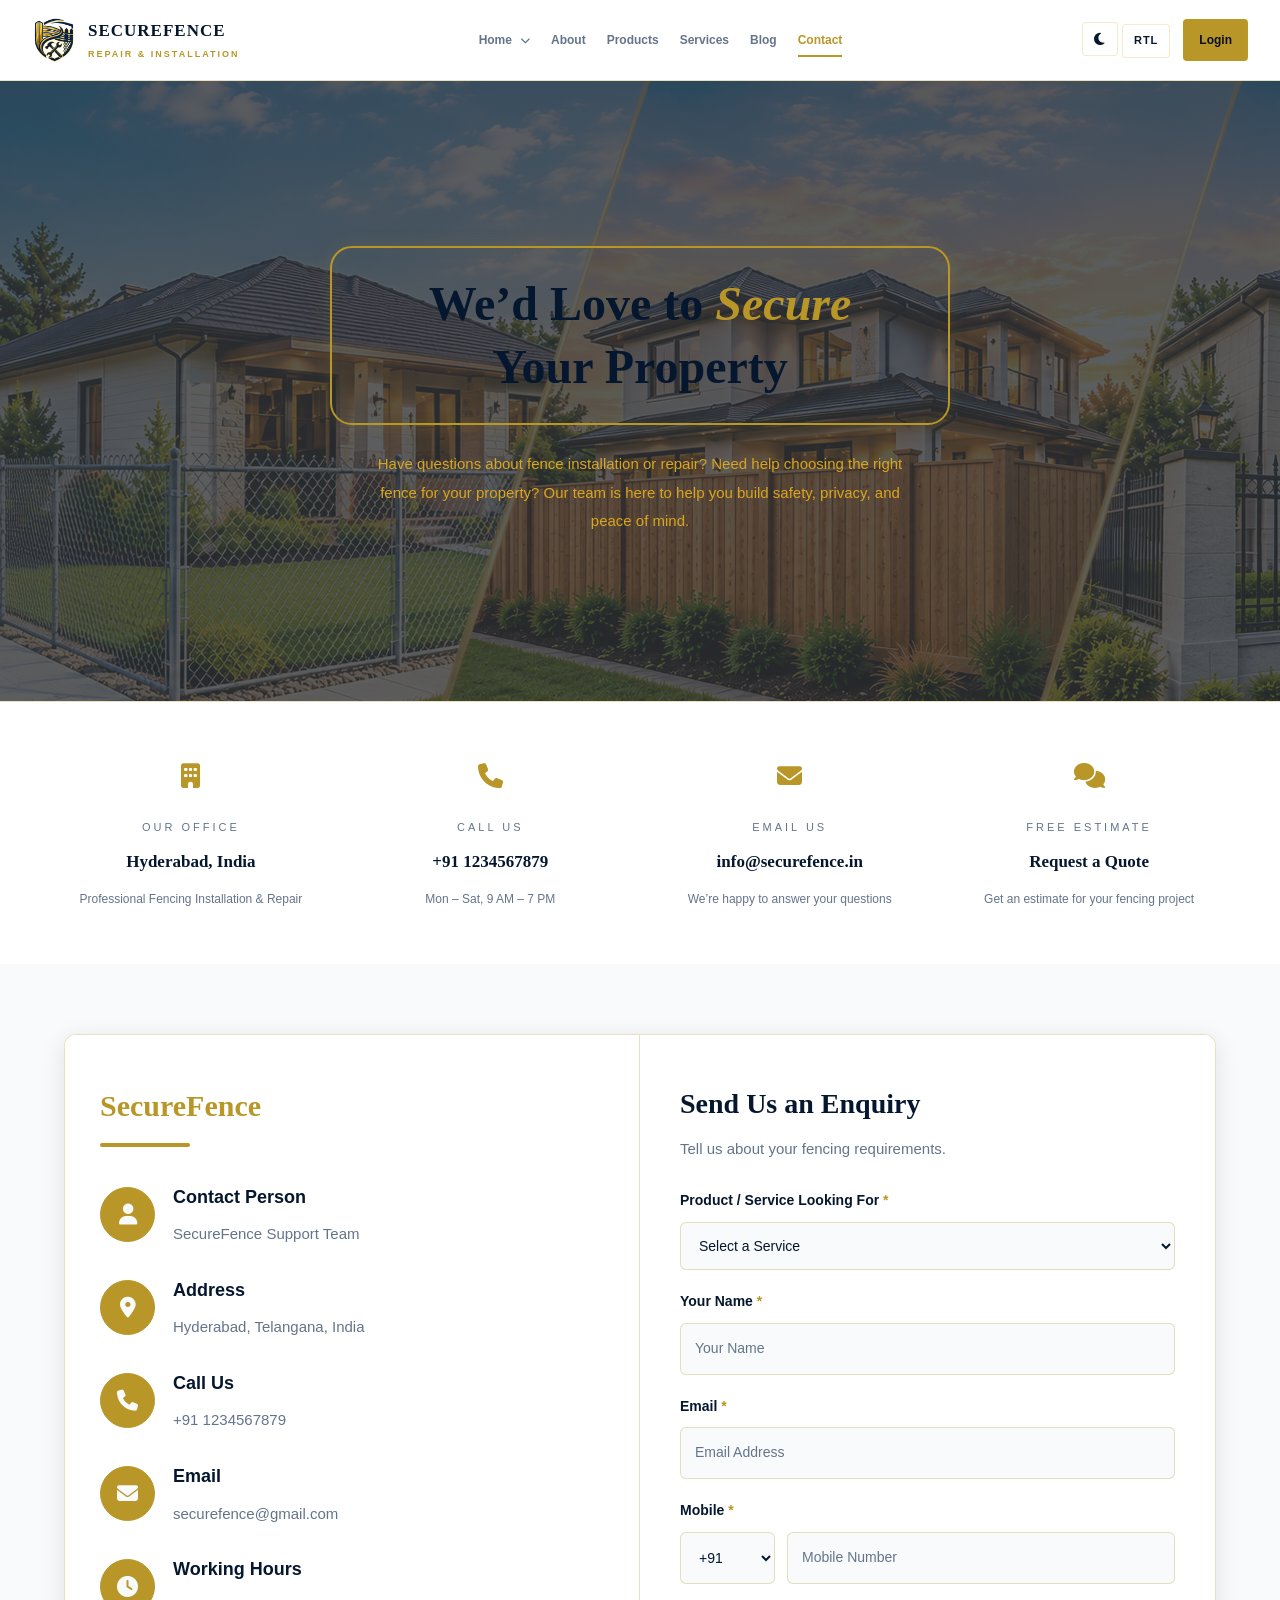
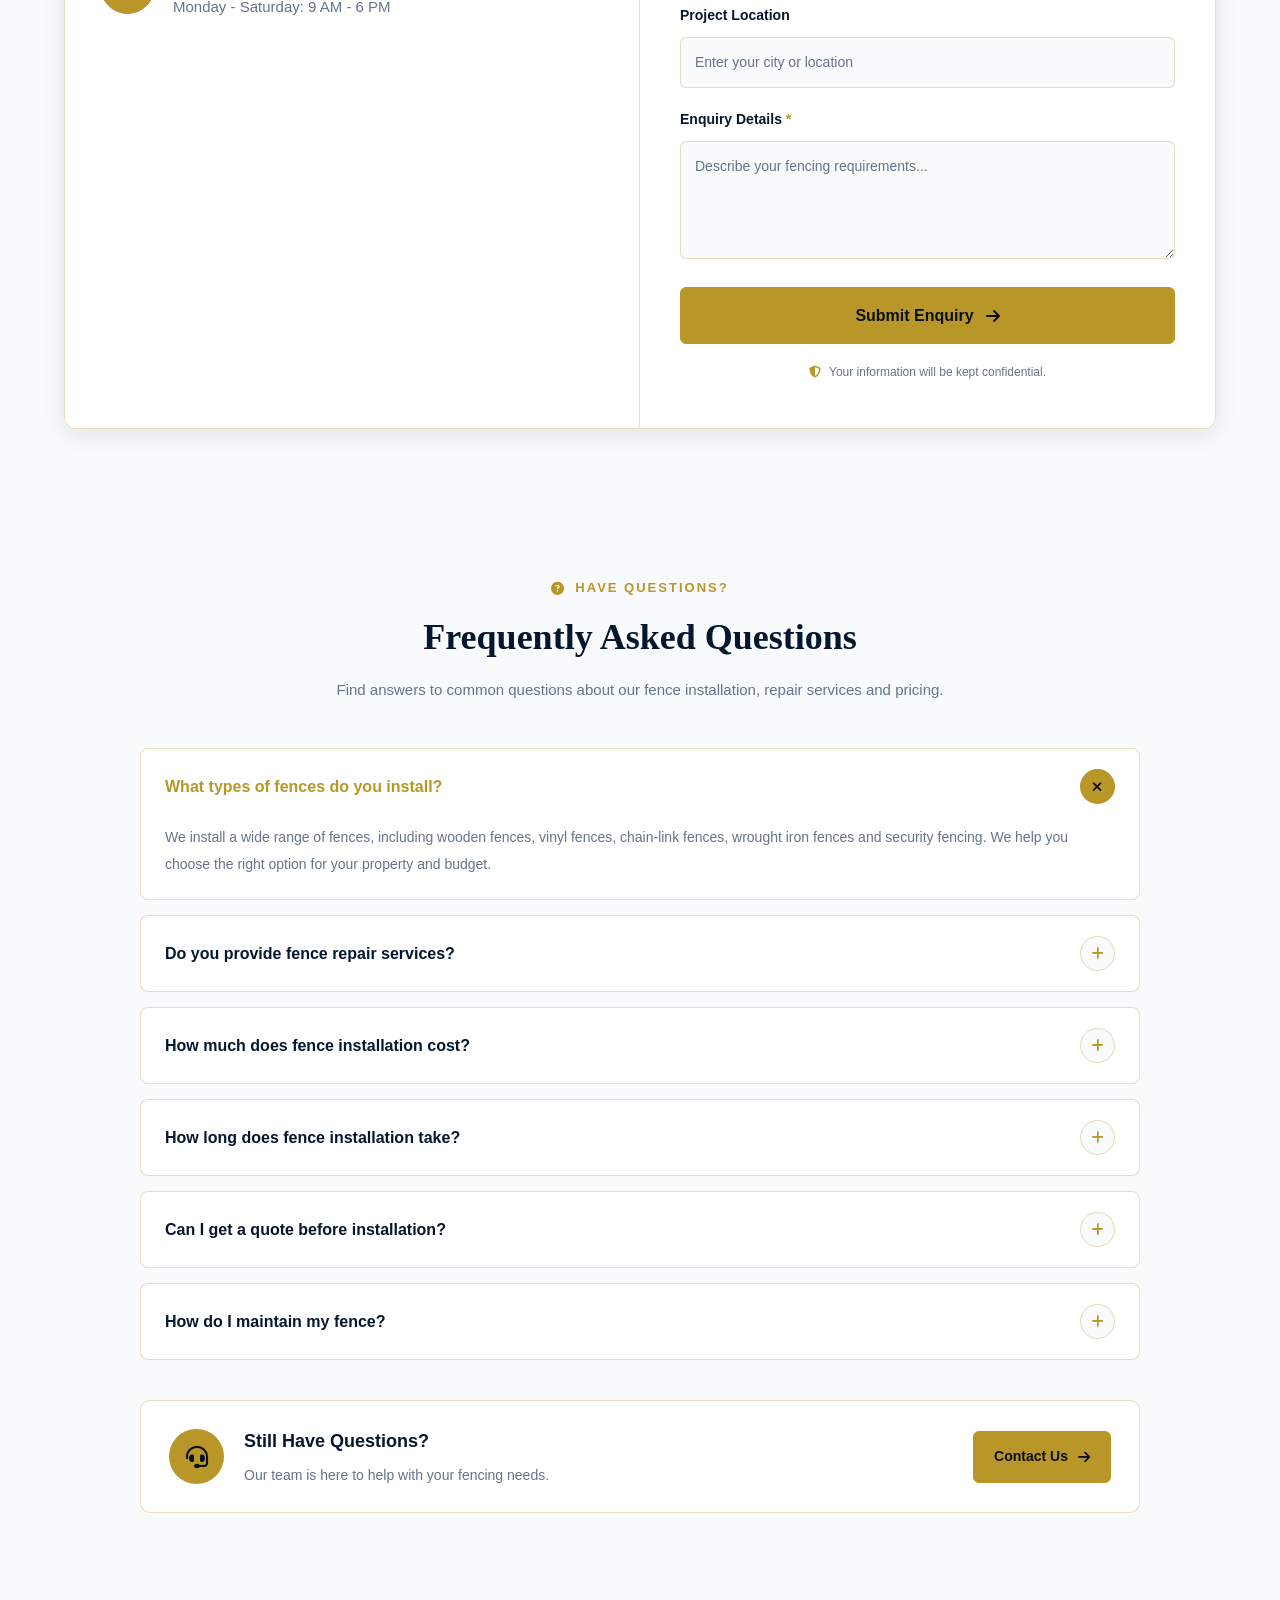
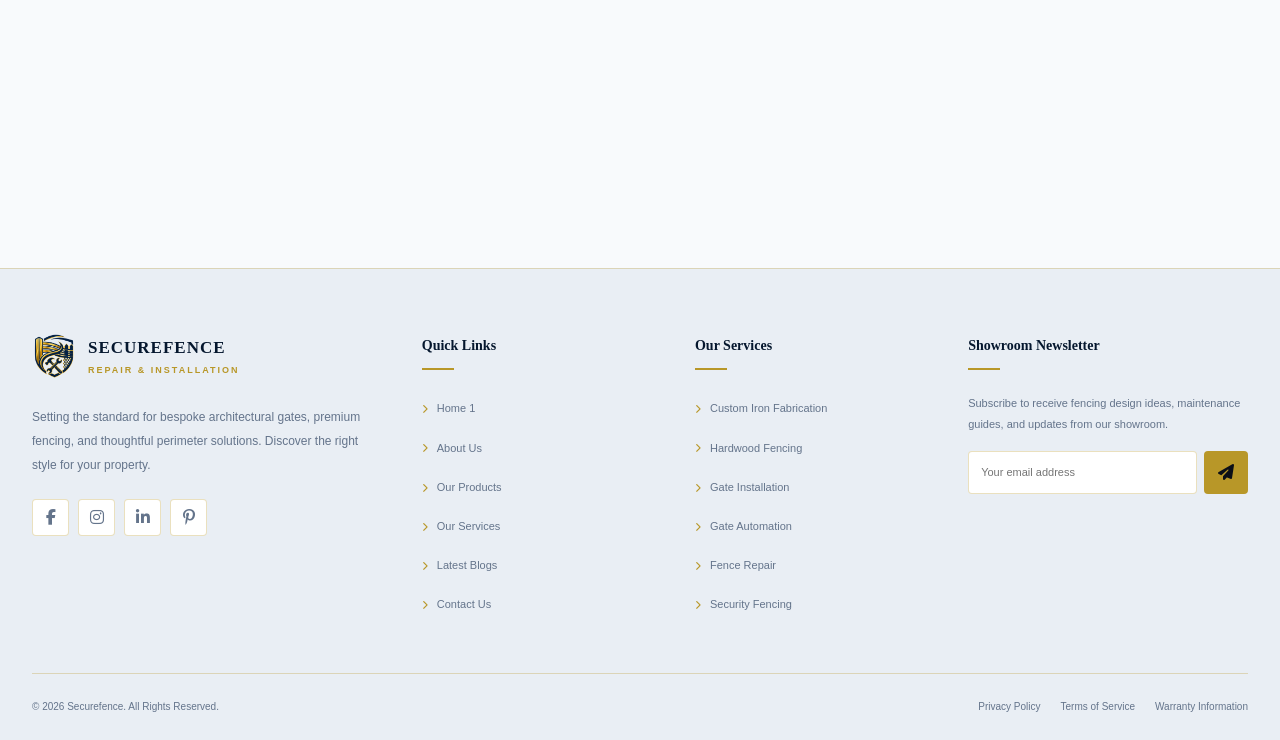
<file: contact.html>
<!DOCTYPE html>

<html lang="en" dir="ltr" data-theme="light">

<head>

<meta charset="UTF-8">

<meta name="viewport" content="width=device-width, initial-scale=1.0">

<title>SECUREFENCE Contact</title>
<link rel="stylesheet" href="https://cdnjs.cloudflare.com/ajax/libs/font-awesome/6.5.2/css/all.min.css">
  <link rel="stylesheet"
href="https://cdnjs.cloudflare.com/ajax/libs/font-awesome/6.5.2/css/all.min.css">
<link rel="stylesheet" href="main.css">
<link rel="icon" type="image/png" sizes="64x64" href="Securelogo-removebg-preview.png">



<style>

/* ================= ROOT VARIABLES ================= */





/* ================= COMMON COMPONENTS ================= */


/* ==========================================
   CONTACT PAGE - REMAINING CSS
   Common CSS removed
   Dark / Light / RTL supported
========================================== */

/* ================= CONTACT HERO ================= */

.contact-hero {
    min-height: 620px;
    padding: 65px 20px;
    display: flex;
    align-items: center;
    justify-content: center;
    text-align: center;
    background:
        linear-gradient(0,
            rgba(48, 51, 54, 0.78),
            rgba(52, 56, 61, 0.82)
        ),
        url("contactBanner.png");
}

.contact-hero-content {
    max-width: 720px;
    width: 100%;
    margin: 0 auto;
}
.contact-hero-content p{
    color: goldenrod;
}

.contact-title-box {
    max-width: 620px;
    margin: 0 auto 25px;
    padding: 25px 20px;
    border: 2px solid var(--gold-primary);
    border-radius: 22px;
    box-shadow:
        0 0 18px rgba(212, 175, 55, .12),
        inset 0 0 15px rgba(212, 175, 55, .04);
    transition: var(--transition);
}

.contact-title-box h1 {
    margin: 0;

    font-family: var(--font-heading);
    font-size: clamp(30px, 4vw, 48px);
    font-weight: 700;
    line-height: 1.3;
}

.contact-title-box h1 em {
    color: var(--gold-primary);
    font-style: italic;
}

.contact-hero-content > p {
    max-width: 560px;
    margin: 0 auto;
    
    font-family: var(--font-body);
    font-size: 15px;
    line-height: 1.9;
}

/* ================= CONTACT INFORMATION ================= */

.contact-information {
    display: grid;
    grid-template-columns: repeat(4, minmax(0, 1fr));
    gap: 20px;
    padding: 38px 4%;
    background: var(--bg-card);
    color: var(--text-light);
}

.contact-info-card {
    min-width: 0;
    padding: 15px 10px;
    text-align: center;
    transition: var(--transition);
}

.contact-icon {
    margin-bottom: 20px;
    color: var(--gold-primary);
    font-size: 25px;
    transition: var(--transition);
}

.contact-label {
    display: block;
    margin-bottom: 12px;
    color: var(--text-muted);
    font-family: var(--font-body);
    font-size: 11px;
    letter-spacing: 3px;
}

.contact-info-card h3 {
    margin: 0 0 12px;
    color: var(--text-light);
    font-family: var(--font-heading);
    font-size: 17px;
    overflow-wrap: anywhere;
}

.contact-info-card p {
    margin: 0;
    color: var(--text-muted);
    font-family: var(--font-body);
    font-size: 12px;
    line-height: 1.8;
    overflow-wrap: anywhere;
}

.contact-info-card:hover .contact-icon {
    color: var(--gold-light);
    transform: translateY(-4px);
}

[data-theme="light"] .contact-information {
    border-top: 1px solid var(--accent-border);
}

[data-theme="light"] .contact-title-box {
    border-color: var(--gold-primary);
}


/* ================= CONTACT SECTION ================= */

.contact-section {
    width: 100%;
    padding: 70px 5%;
    background: var(--bg-dark);
    color: var(--text-light);
    font-family: var(--font-body);
    box-sizing: border-box;
    transition: var(--transition);
}

.contact-container {
    max-width: 1250px;
    margin: 0 auto;
    display: grid;
    grid-template-columns: 1fr 1fr;
    background: var(--bg-card);
    border: 1px solid var(--accent-border);
    border-radius: 12px;
    overflow: hidden;
    box-shadow: 0 5px 25px rgba(0, 0, 0, .10);
    transition: var(--transition);
}

/* LEFT CONTACT INFORMATION */

.contact-info {
    padding: 45px 35px;
    background: var(--bg-card);
    border-right: 1px solid var(--accent-border);
}

.contact-info h2 {
    margin: 0 0 12px;
    color: var(--gold-primary);
    font-family: var(--font-heading);
    font-size: 30px;
    font-weight: 700;
}

.heading-line {
    width: 90px;
    height: 4px;
    margin-bottom: 35px;
    background: var(--gold-primary);
    border-radius: 5px;
}

.info-item {
    display: flex;
    align-items: center;
    gap: 18px;
    margin-bottom: 28px;
}

.info-icon {
    width: 55px;
    height: 55px;
    min-width: 55px;
    display: flex;
    align-items: center;
    justify-content: center;
    background: var(--gold-primary);
    color: var(--bg-dark);
    border: 1px solid var(--gold-primary);
    border-radius: 50%;
    font-size: 21px;
    transition: var(--transition);
}

.info-item:hover .info-icon {
    background: var(--gold-dark);
    border-color: var(--gold-dark);
    color: #fff;
    transform: translateY(-3px);
}

.info-content {
    min-width: 0;
}

.info-content h3 {
    margin: 0 0 9px;
    color: var(--text-light);
    font-size: 18px;
    font-weight: 600;
}

.info-content p {
    margin: 0;
    color: var(--text-muted);
    font-size: 15px;
    line-height: 1.7;
    overflow-wrap: anywhere;
}

/* RIGHT ENQUIRY FORM */

.contact-form-box {
    padding: 45px 40px;
    background: var(--bg-card);
}

.contact-form-box h2 {
    margin: 0 0 10px;
    color: var(--text-light);
    font-family: var(--font-heading);
    font-size: 28px;
    font-weight: 700;
}

.form-description {
    margin: 0 0 28px;
    color: var(--text-muted);
    font-size: 15px;
    line-height: 1.6;
}

/* FORM GROUPS */

.enquiry-form .form-group {
    margin-bottom: 20px;
}

.enquiry-form label {
    display: block;
    margin-bottom: 9px;
    color: var(--text-light);
    font-size: 14px;
    font-weight: 600;
}

.enquiry-form label span {
    color: var(--gold-primary);
}

.enquiry-form input,
.enquiry-form select,
.enquiry-form textarea {
    width: 100%;
    padding: 13px 14px;
    border: 1px solid var(--accent-border);
    border-radius: 6px;
    outline: none;
    background: var(--bg-dark);
    color: var(--text-light);
    font-family: var(--font-body);
    font-size: 14px;
    box-sizing: border-box;
    transition: var(--transition);
}

.enquiry-form input,
.enquiry-form select {
    min-height: 48px;
}

.enquiry-form textarea {
    min-height: 115px;
    resize: vertical;
    line-height: 1.6;
}

.enquiry-form input::placeholder,
.enquiry-form textarea::placeholder {
    color: var(--text-muted);
    opacity: 1;
}

.enquiry-form select option {
    background: var(--bg-card);
    color: var(--text-light);
}

.enquiry-form input:focus,
.enquiry-form select:focus,
.enquiry-form textarea:focus {
    border-color: var(--gold-primary);
    box-shadow: 0 0 0 3px var(--accent-border);
}

/* COUNTRY CODE */

.mobile-input {
    display: flex;
    gap: 12px;
}

.mobile-input select {
    width: 95px;
    flex-shrink: 0;
}

.mobile-input input {
    flex: 1;
    min-width: 0;
}

/* SUBMIT BUTTON */

.submit-btn {
    width: 100%;
    min-height: 50px;
    padding: 14px 20px;
    display: flex;
    align-items: center;
    justify-content: center;
    gap: 12px;
    border: 1px solid var(--gold-primary);
    border-radius: 6px;
    background: var(--gold-primary);
    color: #0b0f17;
    font-family: var(--font-body);
    font-size: 16px;
    font-weight: 600;
    cursor: pointer;
    transition: var(--transition);
}

.submit-btn:hover {
    background: var(--gold-dark);
    border-color: var(--gold-dark);
    color: #fff;
    transform: translateY(-2px);
    box-shadow: 0 5px 15px var(--accent-border);
}

.submit-btn:focus-visible {
    outline: 2px solid var(--gold-light);
    outline-offset: 3px;
}

.submit-btn i {
    transition: var(--transition);
}

.submit-btn:hover i {
    transform: translateX(4px);
}

/* FORM NOTE & STATUS */

.form-note {
    display: flex;
    align-items: center;
    justify-content: center;
    gap: 8px;
    margin: 18px 0 0;
    color: var(--text-muted);
    font-size: 12px;
    text-align: center;
}

.form-note i {
    color: var(--gold-primary);
}

.form-status {
    margin-top: 15px;
    padding: 12px;
    border: 1px solid var(--accent-border);
    border-left: 3px solid var(--gold-primary);
    border-radius: 6px;
    background: var(--bg-card);
    color: var(--text-light);
    font-size: 14px;
}

/* ================= FAQ SECTION ================= */

.faq-section {
    width: 100%;
    padding: 75px 5%;
    background: var(--bg-dark);
    color: var(--text-light);
    font-family: var(--font-body);
    box-sizing: border-box;
    transition: var(--transition);
}

.faq-container {
    max-width: 1000px;
    margin: 0 auto;
}

.faq-heading {
    margin-bottom: 45px;
    text-align: center;
}

.faq-subtitle {
    display: inline-flex;
    align-items: center;
    justify-content: center;
    gap: 9px;
    margin-bottom: 15px;
    color: var(--gold-primary);
    font-size: 13px;
    font-weight: 700;
    letter-spacing: 2px;
}

.faq-heading h2 {
    margin: 0 0 15px;
    color: var(--text-light);
    font-family: var(--font-heading);
    font-size: 36px;
    line-height: 1.3;
}

.faq-heading p {
    max-width: 650px;
    margin: 0 auto;
    color: var(--text-muted);
    font-size: 15px;
    line-height: 1.8;
}

.faq-list {
    display: flex;
    flex-direction: column;
    gap: 15px;
}

.faq-item {
    overflow: hidden;
    background: var(--bg-card);
    border: 1px solid var(--accent-border);
    border-radius: 8px;
    transition: var(--transition);
}

.faq-item:hover {
    border-color: var(--gold-primary);
}

.faq-question {
    width: 100%;
    min-height: 70px;
    padding: 20px 24px;
    display: flex;
    align-items: center;
    justify-content: space-between;
    gap: 20px;
    background: transparent;
    border: none;
    color: var(--text-light);
    font-family: var(--font-body);
    font-size: 16px;
    font-weight: 600;
    text-align: start;
    cursor: pointer;
    transition: var(--transition);
}

.faq-question > span:first-child {
    line-height: 1.6;
}

.faq-question:hover,
.faq-item.active .faq-question {
    color: var(--gold-primary);
}

.faq-icon {
    width: 35px;
    height: 35px;
    min-width: 35px;
    display: flex;
    align-items: center;
    justify-content: center;
    background: var(--bg-dark);
    border: 1px solid var(--accent-border);
    border-radius: 50%;
    color: var(--gold-primary);
    font-size: 14px;
    transition: var(--transition);
}

.faq-item.active .faq-icon {
    background: var(--gold-primary);
    border-color: var(--gold-primary);
    color: #0b0f17;
    transform: rotate(45deg);
}

.faq-answer {
    display: grid;
    grid-template-rows: 0fr;
    transition: grid-template-rows .3s ease;
}

.faq-item.active .faq-answer {
    grid-template-rows: 1fr;
}

.faq-answer-content {
    overflow: hidden;
    padding: 0 24px;
    color: var(--text-muted);
    font-size: 14px;
    line-height: 1.9;
    transition: padding .3s ease;
}

.faq-item.active .faq-answer-content {
    padding: 0 24px 22px;
}

.faq-question:focus-visible {
    outline: 2px solid var(--gold-light);
    outline-offset: -3px;
}

/* FAQ CONTACT BOX */

.faq-contact-box {
    display: flex;
    align-items: center;
    gap: 20px;
    margin-top: 40px;
    padding: 25px 28px;
    background: var(--bg-card);
    border: 1px solid var(--accent-border);
    border-radius: 10px;
    transition: var(--transition);
}

.faq-contact-icon {
    width: 55px;
    height: 55px;
    min-width: 55px;
    display: flex;
    align-items: center;
    justify-content: center;
    background: var(--gold-primary);
    color: #0b0f17;
    border-radius: 50%;
    font-size: 22px;
}

.faq-contact-text {
    flex: 1;
    min-width: 0;
}

.faq-contact-text h3 {
    margin: 0 0 7px;
    color: var(--text-light);
    font-size: 18px;
}

.faq-contact-text p {
    margin: 0;
    color: var(--text-muted);
    font-size: 14px;
    line-height: 1.7;
}

.faq-contact-btn {
    display: inline-flex;
    align-items: center;
    justify-content: center;
    gap: 10px;
    padding: 13px 20px;
    background: var(--gold-primary);
    color: #0b0f17;
    border: 1px solid var(--gold-primary);
    border-radius: 6px;
    font-size: 14px;
    font-weight: 700;
    text-decoration: none;
    white-space: nowrap;
    transition: var(--transition);
}

.faq-contact-btn:hover {
    background: var(--gold-dark);
    border-color: var(--gold-dark);
    color: #fff;
    transform: translateY(-2px);
}

.faq-contact-btn i {
    transition: var(--transition);
}

.faq-contact-btn:hover i {
    transform: translateX(4px);
}

/* ================= LOCATION MAP ================= */

.location-map {
    width: 100%;
    max-width: 450px;
    height: 280px;
    margin: 0 auto;
    overflow: hidden;
    border-radius: 12px;
}

.location-map iframe {
    width: 100%;
    height: 100%;
    border: 0;
    display: block;
}

/* ================= RTL SUPPORT ================= */

[dir="rtl"] .contact-info {
    border-right: none;
    border-left: 1px solid var(--accent-border);
}

[dir="rtl"] .heading-line {
    margin-right: 0;
    margin-left: auto;
}

[dir="rtl"] .info-item {
    flex-direction: row;
}

[dir="rtl"] .form-status {
    border-left: 1px solid var(--accent-border);
    border-right: 3px solid var(--gold-primary);
}

[dir="rtl"] .faq-question {
    text-align: right;
}

[dir="rtl"] .submit-btn:hover i,
[dir="rtl"] .faq-contact-btn:hover i {
    transform: translateX(-4px);
}

/* ================= RESPONSIVE ================= */

@media (max-width: 900px) {
    .contact-information {
        grid-template-columns: repeat(2, minmax(0, 1fr));
    }

    .contact-section {
        padding: 45px 4%;
    }

    .contact-container {
        grid-template-columns: 1fr;
    }

    .contact-info {
        border-right: none;
        border-bottom: 1px solid var(--accent-border);
    }

    [dir="rtl"] .contact-info {
        border-left: none;
    }

    [dir="rtl"] .contact-info {
        border-bottom: 1px solid var(--accent-border);
    }

    .contact-info,
    .contact-form-box {
        padding: 35px 28px;
    }
}

@media (max-width: 768px) {
    .faq-section {
        padding: 55px 4%;
    }

    .faq-heading h2 {
        font-size: 30px;
    }

    .faq-question {
        padding: 18px;
        font-size: 15px;
        gap: 12px;
    }

    .faq-answer-content {
        padding-left: 18px;
        padding-right: 18px;
    }

    .faq-item.active .faq-answer-content {
        padding: 0 18px 20px;
    }

    .faq-contact-box {
        flex-wrap: wrap;
        padding: 22px;
    }

    .faq-contact-text {
        flex-basis: calc(100% - 80px);
    }

    .faq-contact-btn {
        width: 100%;
        box-sizing: border-box;
    }

    .location-map {
        height: 350px;
    }
}

@media (max-width: 500px) {
    .contact-hero {
        min-height: 350px;
        padding: 40px 18px;
    }

    .contact-title-box {
        padding: 22px 12px;
        border-radius: 16px;
    }

    .contact-hero-content > p {
        font-size: 13px;
    }

    .contact-information {
        grid-template-columns: 1fr;
        padding: 25px 20px;
        gap: 10px;
    }

    .contact-info-card {
        padding: 20px 10px;
        border-bottom: 1px solid var(--accent-border);
    }

    .contact-info-card:last-child {
        border-bottom: none;
    }

    .contact-section {
        padding: 25px 12px;
    }

    .contact-info,
    .contact-form-box {
        padding: 28px 20px;
    }

    .contact-info h2,
    .contact-form-box h2 {
        font-size: 24px;
    }

    .info-item {
        gap: 13px;
        margin-bottom: 24px;
    }

    .info-icon {
        width: 46px;
        height: 46px;
        min-width: 46px;
        font-size: 18px;
    }

    .info-content h3 {
        font-size: 16px;
    }

    .info-content p {
        font-size: 14px;
    }

    .mobile-input {
        gap: 8px;
    }

    .mobile-input select {
        width: 80px;
        padding: 10px 6px;
    }

    .faq-section {
        padding: 40px 15px;
    }

    .faq-heading {
        margin-bottom: 30px;
    }

    .faq-heading h2 {
        font-size: 25px;
    }

    .faq-heading p {
        font-size: 14px;
    }

    .faq-subtitle {
        font-size: 11px;
        letter-spacing: 1.5px;
    }

    .faq-list {
        gap: 12px;
    }

    .faq-question {
        min-height: 65px;
        padding: 15px;
        font-size: 14px;
    }

    .faq-icon {
        width: 30px;
        height: 30px;
        min-width: 30px;
        font-size: 12px;
    }

    .faq-answer-content {
        font-size: 13px;
        line-height: 1.8;
    }

    .faq-contact-box {
        gap: 15px;
        margin-top: 30px;
        padding: 18px;
    }

    .faq-contact-icon {
        width: 45px;
        height: 45px;
        min-width: 45px;
        font-size: 18px;
    }

    .faq-contact-text h3 {
        font-size: 16px;
    }

    .faq-contact-text p {
        font-size: 13px;
    }

    .location-map {
        height: 300px;
    }
}

/* ================= REDUCED MOTION ================= */

@media (prefers-reduced-motion: reduce) {
    .contact-section *,
    .contact-information *,
    .faq-section *,
    .location-map * {
        scroll-behavior: auto !important;
        animation-duration: .01ms !important;
        transition-duration: .01ms !important;
    }
}

    </style>
</head>

<body>

     <!-- HEADER -->
    <header class="site-header" id="siteHeader">
        <div class="container header-container">
            <a href="index.html" class="brand-logo" aria-label="SecureFence Home">
                <div class="logo-icon">
                    <img src="Securelogo-removebg-preview.png" alt="Logo">
                </div>
                <div class="logo-text">
                    SECUREFENCE
                    <span>REPAIR & INSTALLATION</span>
                </div>
            </a>

            <!-- DESKTOP NAVIGATION -->
            <div class="nav-wrapper">
                <nav aria-label="Main navigation">
                    <ul class="nav-menu">
                        <li class="home-dropdown" id="desktopHomeDropdown">
                            <button class="home-dropdown-btn" type="button" aria-expanded="false" aria-controls="desktopHomeMenu">
                                Home <i class="fa-solid fa-chevron-down chevron"></i>
                            </button>
                            <ul class="home-dropdown-menu" id="desktopHomeMenu">
                                <li><a href="index.html"><i class="fa-solid fa-house"></i> Home 1</a></li>
                                <li><a href="home2.html"><i class="fa-solid fa-house-chimney"></i> Home 2</a></li>
                            </ul>
                        </li>
                        <li><a href="about.html" class="nav-link">About</a></li>
                        <li><a href="products.html" class="nav-link">Products</a></li>
                        <li><a href="services.html" class="nav-link">Services</a></li>
                        <li><a href="blog.html" class="nav-link">Blog</a></li>
                        <li><a href="contact.html" class="nav-link active">Contact</a></li>
                    </ul>
                </nav>
            </div>

            <!-- HEADER ACTIONS (CONTROLS + LOGIN) -->
            <div class="header-actions">
                <!-- Theme and RTL Controls placed here -->
                <div class="header-controls">
                    <button class="control-btn" id="themeToggle" type="button" aria-label="Switch to light mode" title="Toggle theme">
                        <i class="fa-solid fa-sun" id="themeIcon" aria-hidden="true"></i>
                    </button>

                    <button class="control-btn" id="rtlToggle" type="button" aria-label="Switch text direction" title="Toggle text direction">
                        <span id="rtlText">RTL</span>
                    </button>
                </div>

                <a href="login.html" class="btn-login">Login</a>

                <button class="mobile-toggle" id="mobileToggle" type="button" aria-label="Open navigation" aria-expanded="false">
                    <i class="fa-solid fa-bars"></i>
                </button>
            </div>
        </div>
    </header>

    <!-- MOBILE MENU -->
    <div class="mobile-menu" id="mobileMenu">
        <div class="container">
            <nav aria-label="Mobile navigation">
                <ul class="mobile-nav-list">
                    <li><a href="index.html" class="nav-link">Home 1</a></li>
                    <li><a href="home2.html" class="nav-link">Home 2</a></li>
                    <li><a href="about.html" class="nav-link">About</a></li>
                    <li><a href="products.html" class="nav-link">Products</a></li>
                    <li><a href="services.html" class="nav-link">Services</a></li>
                    <li><a href="blog.html" class="nav-link active">Blog</a></li>
                    <li><a href="contact.html" class="nav-link">Contact</a></li>
                </ul>
            </nav>
        </div>
    </div>

 


<!-- CONTACT HERO SECTION -->
<section class="contact-hero">
    <div class="contact-hero-content">
        <div class="contact-title-box">
            <h1>We’d Love to <em>Secure</em><br>Your Property</h1>
        </div>

        <p>
            Have questions about fence installation or repair?
            Need help choosing the right fence for your property?
            Our team is here to help you build safety, privacy, and peace of mind.
        </p>
    </div>
</section>

<!-- CONTACT INFORMATION SECTION -->
<section class="contact-information">
    <div class="contact-info-card">
        <div class="contact-icon">
            <i class="fa-solid fa-building"></i>
        </div>
        <span class="contact-label">OUR OFFICE</span>
        <h3>Hyderabad, India</h3>
        <p>Professional Fencing Installation & Repair</p>
    </div>

    <div class="contact-info-card">
        <div class="contact-icon">
            <i class="fa-solid fa-phone"></i>
        </div>
        <span class="contact-label">CALL US</span>
        <h3>+91 1234567879</h3>
        <p>Mon – Sat, 9 AM – 7 PM</p>
    </div>

    <div class="contact-info-card">
        <div class="contact-icon">
            <i class="fa-solid fa-envelope"></i>
        </div>
        <span class="contact-label">EMAIL US</span>
        <h3>info@securefence.in</h3>
        <p>We’re happy to answer your questions</p>
    </div>

    <div class="contact-info-card">
        <div class="contact-icon">
            <i class="fa-solid fa-comments"></i>
        </div>
        <span class="contact-label">FREE ESTIMATE</span>
        <h3>Request a Quote</h3>
        <p>Get an estimate for your fencing project</p>
    </div>
</section>

<section class="contact-section">
    <div class="contact-container">

        <!-- LEFT SIDE: CONTACT INFORMATION -->
        <div class="contact-info">

            <h2>SecureFence</h2>
            <div class="heading-line"></div>

            <div class="info-item">
                <div class="info-icon">
                    <i class="fa-solid fa-user"></i>
                </div>
                <div class="info-content">
                    <h3>Contact Person</h3>
                    <p>SecureFence Support Team</p>
                </div>
            </div>

            <div class="info-item">
                <div class="info-icon">
                    <i class="fa-solid fa-location-dot"></i>
                </div>
                <div class="info-content">
                    <h3>Address</h3>
                    <p>Hyderabad, Telangana, India</p>
                </div>
            </div>

            <div class="info-item">
                <div class="info-icon">
                    <i class="fa-solid fa-phone"></i>
                </div>
                <div class="info-content">
                    <h3>Call Us</h3>
                    <p>+91 1234567879</p>
                </div>
            </div>

            <div class="info-item">
                <div class="info-icon">
                    <i class="fa-solid fa-envelope"></i>
                </div>
                <div class="info-content">
                    <h3>Email</h3>
                    <p>securefence@gmail.com</p>
                </div>
            </div>

            <div class="info-item">
                <div class="info-icon">
                    <i class="fa-solid fa-clock"></i>
                </div>
                <div class="info-content">
                    <h3>Working Hours</h3>
                    <p>Monday - Saturday: 9 AM - 6 PM</p>
                </div>
            </div>

        </div>

        <!-- RIGHT SIDE: ENQUIRY FORM -->
        <div class="contact-form-box">

            <h2>Send Us an Enquiry</h2>
            <p class="form-description">
                Tell us about your fencing requirements.
            </p>

            <form class="enquiry-form" id="enquiryForm">

                <div class="form-group">
                    <label for="service">Product / Service Looking For <span>*</span></label>
                    <select id="service" name="service" required>
                        <option value="">Select a Service</option>
                        <option value="Fence Installation">Fence Installation</option>
                        <option value="Fence Repair">Fence Repair</option>
                        <option value="Wood Fence">Wood Fence</option>
                        <option value="Vinyl Fence">Vinyl Fence</option>
                        <option value="Chain Link Fence">Chain Link Fence</option>
                        <option value="Wrought Iron Fence">Wrought Iron Fence</option>
                        <option value="Gate Installation">Gate Installation</option>
                        <option value="Other">Other</option>
                    </select>
                </div>

                <div class="form-group">
                    <label for="name">Your Name <span>*</span></label>
                    <input type="text" id="name" name="name"
                           placeholder="Your Name" required>
                </div>

                <div class="form-group">
                    <label for="email">Email <span>*</span></label>
                    <input type="email" id="email" name="email"
                           placeholder="Email Address" required>
                </div>

                <div class="form-group">
                    <label for="mobile">Mobile <span>*</span></label>

                    <div class="mobile-input">
                        <select name="countryCode" aria-label="Country code">
                            <option value="+91">+91</option>
                            <option value="+1">+1</option>
                            <option value="+44">+44</option>
                            <option value="+61">+61</option>
                        </select>

                        <input type="tel" id="mobile" name="mobile"
                               placeholder="Mobile Number"
                               pattern="[0-9]{10}"
                               maxlength="10"
                               inputmode="numeric" required>
                    </div>
                </div>

                <div class="form-group">
                    <label for="location">Project Location</label>
                    <input type="text" id="location" name="location"
                           placeholder="Enter your city or location">
                </div>

                <div class="form-group">
                    <label for="details">Enquiry Details <span>*</span></label>
                    <textarea id="details" name="details" rows="4"
                              placeholder="Describe your fencing requirements..."
                              required></textarea>
                </div>

                <button type="submit" class="submit-btn">
                    Submit Enquiry
                    <i class="fa-solid fa-arrow-right"></i>
                </button>

                <p class="form-note">
                    <i class="fa-solid fa-shield-halved"></i>
                    Your information will be kept confidential.
                </p>

            </form>
        </div>

    </div>
</section>

<!-- ==========================================
     SECUREFENCE FAQ SECTION
========================================== -->

<section class="faq-section" id="faq">

    <div class="faq-container">

        <!-- FAQ HEADING -->

        <div class="faq-heading">
            <span class="faq-subtitle">
                <i class="fa-solid fa-circle-question"></i>
                HAVE QUESTIONS?
            </span>

            <h2>Frequently Asked Questions</h2>

            <p>
                Find answers to common questions about our
                fence installation, repair services and pricing.
            </p>
        </div>

        <!-- FAQ CONTENT -->

        <div class="faq-list">

            <!-- FAQ 1 -->
            <div class="faq-item active">

                <button class="faq-question"
                        type="button"
                        aria-expanded="true">

                    <span>What types of fences do you install?</span>

                    <span class="faq-icon">
                        <i class="fa-solid fa-plus"></i>
                    </span>

                </button>

                <div class="faq-answer">
                    <div class="faq-answer-content">
                        We install a wide range of fences, including
                        wooden fences, vinyl fences, chain-link fences,
                        wrought iron fences and security fencing.
                        We help you choose the right option for your
                        property and budget.
                    </div>
                </div>

            </div>

            <!-- FAQ 2 -->
            <div class="faq-item">

                <button class="faq-question"
                        type="button"
                        aria-expanded="false">

                    <span>Do you provide fence repair services?</span>

                    <span class="faq-icon">
                        <i class="fa-solid fa-plus"></i>
                    </span>

                </button>

                <div class="faq-answer">
                    <div class="faq-answer-content">
                        Yes. We provide fence repair services for damaged
                        panels, broken posts, loose gates, leaning fences
                        and other common fencing problems. The repair
                        approach depends on the condition of your fence.
                    </div>
                </div>

            </div>

            <!-- FAQ 3 -->
            <div class="faq-item">

                <button class="faq-question"
                        type="button"
                        aria-expanded="false">

                    <span>How much does fence installation cost?</span>

                    <span class="faq-icon">
                        <i class="fa-solid fa-plus"></i>
                    </span>

                </button>

                <div class="faq-answer">
                    <div class="faq-answer-content">
                        The cost depends on the fence material, total
                        length, site conditions, height and installation
                        requirements. Contact our team for a quotation
                        based on your project details.
                    </div>
                </div>

            </div>

            <!-- FAQ 4 -->
            <div class="faq-item">

                <button class="faq-question"
                        type="button"
                        aria-expanded="false">

                    <span>How long does fence installation take?</span>

                    <span class="faq-icon">
                        <i class="fa-solid fa-plus"></i>
                    </span>

                </button>

                <div class="faq-answer">
                    <div class="faq-answer-content">
                        Installation time depends on the fence type,
                        project size, weather and site preparation.
                        After understanding your requirements, we can
                        provide an estimated project timeline.
                    </div>
                </div>

            </div>

            <!-- FAQ 5 -->
            <div class="faq-item">

                <button class="faq-question"
                        type="button"
                        aria-expanded="false">

                    <span>Can I get a quote before installation?</span>

                    <span class="faq-icon">
                        <i class="fa-solid fa-plus"></i>
                    </span>

                </button>

                <div class="faq-answer">
                    <div class="faq-answer-content">
                        Yes. Share your project location, preferred
                        fencing material and approximate measurements
                        through our enquiry form. Our team can review
                        your requirements and discuss a quotation.
                    </div>
                </div>

            </div>

            <!-- FAQ 6 -->
            <div class="faq-item">

                <button class="faq-question"
                        type="button"
                        aria-expanded="false">

                    <span>How do I maintain my fence?</span>

                    <span class="faq-icon">
                        <i class="fa-solid fa-plus"></i>
                    </span>

                </button>

                <div class="faq-answer">
                    <div class="faq-answer-content">
                        Maintenance depends on the fence material.
                        Regular cleaning, checking posts and fasteners,
                        and addressing damage early can help keep your
                        fence in good condition. We can suggest
                        maintenance steps for your selected material.
                    </div>
                </div>

            </div>

        </div>

        <!-- FAQ CONTACT BOX -->

        <div class="faq-contact-box">

            <div class="faq-contact-icon">
                <i class="fa-solid fa-headset"></i>
            </div>

            <div class="faq-contact-text">
                <h3>Still Have Questions?</h3>
                <p>
                    Our team is here to help with your fencing needs.
                </p>
            </div>

            <a href="contact.html" class="faq-contact-btn">
                Contact Us
                <i class="fa-solid fa-arrow-right"></i>
            </a>

        </div>

    </div>

</section>

<div class="location-map">
    <iframe
        src="https://maps.google.com/maps?q=Ameerpet%2C%20Hyderabad%2C%20Telangana%2C%20India&z=14&output=embed"
        title="Ameerpet Hyderabad Map"
        loading="lazy"
        referrerpolicy="no-referrer-when-downgrade"
        allowfullscreen>
    </iframe>
</div>



    <!-- PAGE CONTENT GOES HERE -->



    <!-- FOOTER -->
    <footer class="site-footer" id="footer">
        <div class="container">

            <div class="footer-grid">

                <!-- BRAND -->
                <div class="footer-brand">
                    <a href="index.html" class="brand-logo">

                        <div class="logo-icon">
                            <img src="Securelogo-removebg-preview.png">
                        </div>

                        <div class="logo-text">
                            SECUREFENCE
                            <span>REPAIR & INSTALLATION</span>
                        </div>

                    </a>

                    <p>
                        Setting the standard for bespoke architectural gates,
                        premium fencing, and thoughtful perimeter solutions.
                        Discover the right style for your property.
                    </p>

                    <div class="social-links">
                        <a href="#" class="social-icon" aria-label="Facebook">
                            <i class="fa-brands fa-facebook-f"></i>
                        </a>

                        <a href="#" class="social-icon" aria-label="Instagram">
                            <i class="fa-brands fa-instagram"></i>
                        </a>

                        <a href="#" class="social-icon" aria-label="LinkedIn">
                            <i class="fa-brands fa-linkedin-in"></i>
                        </a>

                        <a href="#" class="social-icon" aria-label="Pinterest">
                            <i class="fa-brands fa-pinterest-p"></i>
                        </a>
                    </div>
                </div>

                <!-- QUICK LINKS -->
                <div>
                    <h4 class="footer-heading">Quick Links</h4>

                    <ul class="footer-links">
                        <li><a href="index.html"><i class="fa-solid fa-chevron-right"></i> Home 1</a></li>
                     <!---   <li><a href="home2.html"><i class="fa-solid fa-chevron-right"></i> Home 2</a></li>-->
                        <li><a href="about.html"><i class="fa-solid fa-chevron-right"></i> About Us</a></li>
                        <li><a href="products.html"><i class="fa-solid fa-chevron-right"></i> Our Products</a></li>
                        <li><a href="services.html"><i class="fa-solid fa-chevron-right"></i> Our Services</a></li>
                        <li><a href="blog.html"><i class="fa-solid fa-chevron-right"></i> Latest Blogs</a></li>
                        <li><a href="contact.html"><i class="fa-solid fa-chevron-right"></i> Contact Us</a></li>
                    </ul>
                </div>

                <!-- SERVICES -->
                <div>
                    <h4 class="footer-heading">Our Services</h4>

                    <ul class="footer-links">
                        <li><a href="services.html"><i class="fa-solid fa-chevron-right"></i> Custom Iron Fabrication</a></li>
                        <li><a href="services.html"><i class="fa-solid fa-chevron-right"></i> Hardwood Fencing</a></li>
                        <li><a href="services.html"><i class="fa-solid fa-chevron-right"></i> Gate Installation</a></li>
                        <li><a href="services.html"><i class="fa-solid fa-chevron-right"></i> Gate Automation</a></li>
                        <li><a href="services.html"><i class="fa-solid fa-chevron-right"></i> Fence Repair</a></li>
                        <li><a href="services.html"><i class="fa-solid fa-chevron-right"></i> Security Fencing</a></li>
                    </ul>
                </div>

                <!-- NEWSLETTER -->
                <div class="footer-newsletter">
                    <h4 class="footer-heading">Showroom Newsletter</h4>

                    <p>
                        Subscribe to receive fencing design ideas, maintenance
                        guides, and updates from our showroom.
                    </p>

                    <form class="newsletter-form" id="newsletterForm">
                        <input
                            type="email"
                            name="email"
                            placeholder="Your email address"
                            class="newsletter-input"
                            aria-label="Your email address"
                            autocomplete="email"
                            required
                        >

                        <button
                            type="submit"
                            class="newsletter-btn"
                            aria-label="Subscribe to newsletter"
                        >
                            <i class="fa-solid fa-paper-plane"></i>
                        </button>
                    </form>
                </div>

            </div>

            <!-- FOOTER BOTTOM -->
            <div class="footer-bottom">
                <p>
                    &copy; <span id="currentYear"></span>
                    Securefence. All Rights Reserved.
                </p>

                <div class="legal-links">
                    <a href="privacy.html">Privacy Policy</a>
                    <a href="terms.html">Terms of Service</a>
                    <a href="warranty.html">Warranty Information</a>
                </div>
            </div>

        </div>
    </footer>

    <!-- JAVASCRIPT -->
    <script>
       document.addEventListener("DOMContentLoaded", function () {

    const htmlRoot = document.documentElement;
    const body = document.body;

    /* ================= DYNAMIC YEAR ================= */
    document.getElementById("currentYear").textContent =
        new Date().getFullYear();

    /* ================= DARK / LIGHT MODE ================= */
    const themeToggle = document.getElementById("themeToggle");
    const themeIcon = document.getElementById("themeIcon");

    function updateThemeButton() {
        const isDark = htmlRoot.getAttribute("data-theme") === "dark";

        themeIcon.className = isDark
            ? "fa-solid fa-sun"
            : "fa-solid fa-moon";

        themeToggle.title = isDark
            ? "Switch to Light Mode"
            : "Switch to Dark Mode";

        themeToggle.setAttribute("aria-label", themeToggle.title);
    }

    themeToggle.addEventListener("click", function () {
        const currentTheme = htmlRoot.getAttribute("data-theme");

        htmlRoot.setAttribute(
            "data-theme",
            currentTheme === "dark" ? "light" : "dark"
        );

        updateThemeButton();
    });

    updateThemeButton();

    /* ================= RTL / LTR ================= */
    const rtlToggle = document.getElementById("rtlToggle");
    const rtlText = document.getElementById("rtlText");

    function updateDirectionButton() {
        const isLTR = htmlRoot.getAttribute("dir") === "ltr";

        rtlText.textContent = isLTR ? "RTL" : "LTR";

        rtlToggle.title = isLTR
            ? "Switch to Right-to-Left"
            : "Switch to Left-to-Right";

        rtlToggle.setAttribute("aria-label", rtlToggle.title);
    }

    rtlToggle.addEventListener("click", function () {
        const currentDirection = htmlRoot.getAttribute("dir");

        htmlRoot.setAttribute(
            "dir",
            currentDirection === "ltr" ? "rtl" : "ltr"
        );

        updateDirectionButton();
    });

    updateDirectionButton();

    /* ================= STICKY HEADER ================= */
    const siteHeader = document.getElementById("siteHeader");

    function updateHeader() {
        siteHeader.classList.toggle("scrolled", window.scrollY > 30);
    }

    window.addEventListener("scroll", updateHeader, { passive: true });
    updateHeader();

    /* ================= HOME DROPDOWNS ================= */
    function closeDropdowns() {
        document.querySelectorAll(".home-dropdown").forEach(function (dropdown) {
            dropdown.classList.remove("open");

            const button = dropdown.querySelector(".home-dropdown-btn");

            if (button) {
                button.setAttribute("aria-expanded", "false");
            }
        });
    }

    function setupDropdown(dropdownId) {
        const dropdown = document.getElementById(dropdownId);

        if (!dropdown) return;

        const button = dropdown.querySelector(".home-dropdown-btn");

        button.addEventListener("click", function (event) {
            event.stopPropagation();

            const shouldOpen = !dropdown.classList.contains("open");

            closeDropdowns();

            if (shouldOpen) {
                dropdown.classList.add("open");
                button.setAttribute("aria-expanded", "true");
            }
        });
    }

    setupDropdown("desktopHomeDropdown");
    setupDropdown("mobileHomeDropdown");

    document.addEventListener("click", function (event) {
        if (!event.target.closest(".home-dropdown")) {
            closeDropdowns();
        }
    });

    document.addEventListener("keydown", function (event) {
        if (event.key === "Escape") {
            closeDropdowns();
            closeMobileMenu();
        }
    });

    /* ================= MOBILE MENU ================= */
    const mobileToggle = document.getElementById("mobileToggle");
    const mobileIcon = document.getElementById("mobileIcon");
    const mobileMenu = document.getElementById("mobileMenu");

    function closeMobileMenu() {
        mobileMenu.classList.remove("show");
        mobileToggle.setAttribute("aria-expanded", "false");
        mobileToggle.setAttribute("aria-label", "Open navigation");
        mobileIcon.className = "fa-solid fa-bars";
    }

    mobileToggle.addEventListener("click", function () {
        const isOpen = mobileMenu.classList.toggle("show");

        mobileToggle.setAttribute("aria-expanded", String(isOpen));
        mobileToggle.setAttribute(
            "aria-label",
            isOpen ? "Close navigation" : "Open navigation"
        );

        mobileIcon.className = isOpen
            ? "fa-solid fa-xmark"
            : "fa-solid fa-bars";
    });

    mobileMenu.querySelectorAll("a").forEach(function (link) {
        link.addEventListener("click", function () {
            closeMobileMenu();
            closeDropdowns();
        });
    });

    /* ================= NEWSLETTER DEMO ================= */
    const newsletterForm = document.getElementById("newsletterForm");

    newsletterForm.addEventListener("submit", function (event) {
        event.preventDefault();

        const email = newsletterForm.querySelector('input[type="email"]');

        if (!email.checkValidity()) {
            email.reportValidity();
            return;
        }

        alert(
            "Thank you for subscribing to SecureFence updates! " +
            "This is a demonstration form; no email has been stored."
        );

        newsletterForm.reset();
    });

    /* ================= SCROLL REVEAL ================= */
    const revealItems = document.querySelectorAll(".reveal");

    if ("IntersectionObserver" in window) {
        const revealObserver = new IntersectionObserver(
            function (entries, observer) {
                entries.forEach(function (entry) {
                    if (entry.isIntersecting) {
                        entry.target.classList.add("is-visible");
                        observer.unobserve(entry.target);
                    }
                });
            },
            {
                threshold: 0.08,
                rootMargin: "0px 0px -25px 0px"
            }
        );

        revealItems.forEach(function (item) {
            revealObserver.observe(item);
        });
    } else {
        revealItems.forEach(function (item) {
            item.classList.add("is-visible");
        });
    }

    /* Reveal elements if browser restores a scrolled page */
    window.addEventListener("load", function () {
        revealItems.forEach(function (item) {
            const rect = item.getBoundingClientRect();

            if (rect.top < window.innerHeight && rect.bottom > 0) {
                item.classList.add("is-visible");
            }
        });
    });

});
    </script>

</body>
</html>
</file>
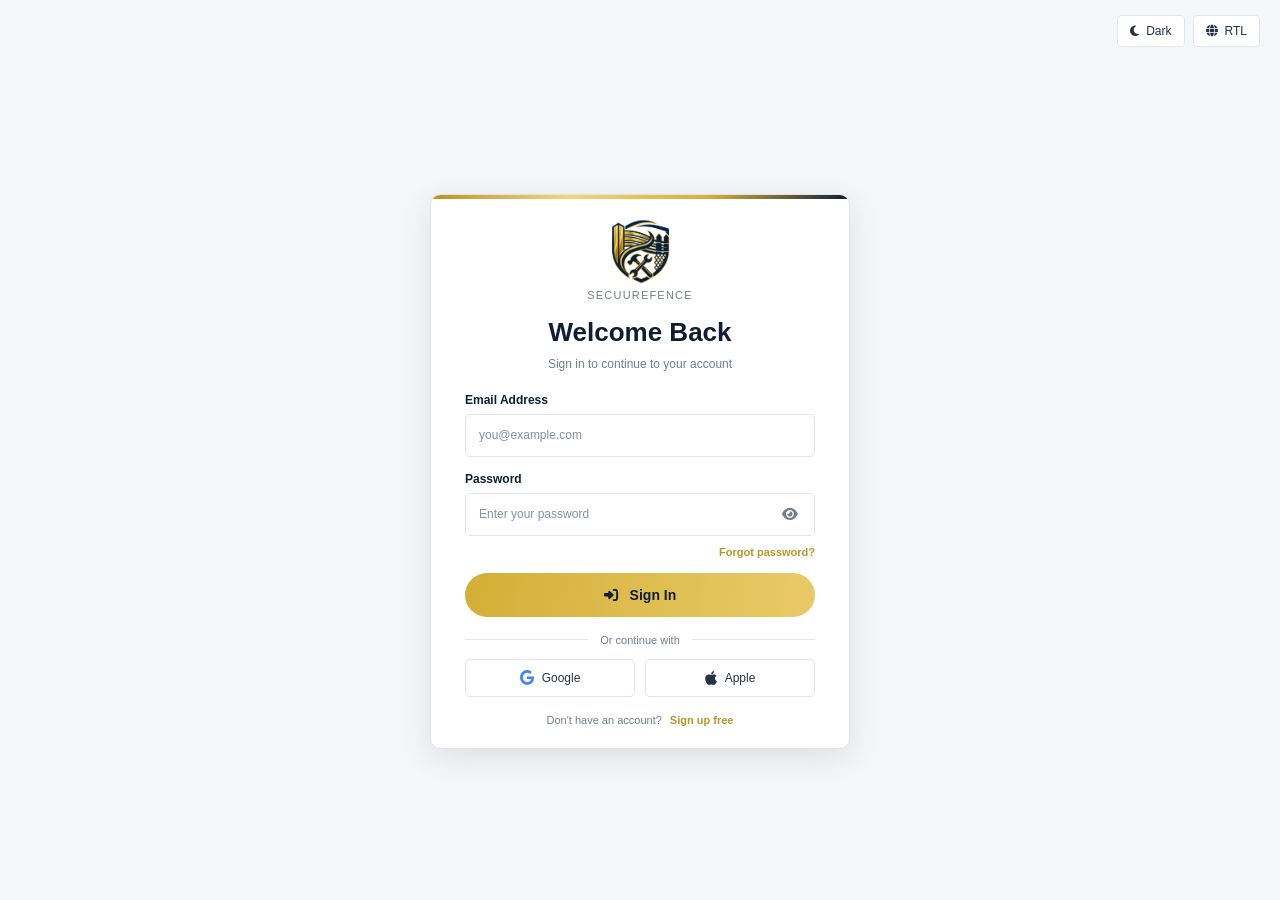
<file: login.html>
<!DOCTYPE html>
<html lang="en" dir="ltr" data-theme="light">

<head>
<meta charset="UTF-8">
<meta name="viewport" content="width=device-width, initial-scale=1.0">

<title>Login | SecureFence</title>

<link rel="stylesheet"
href="https://cdnjs.cloudflare.com/ajax/libs/font-awesome/6.5.2/css/all.min.css">
<link rel="icon" type="image/png" href="Securelogo-removebg-preview.png">

<style>
:root {
    --body-bg: #F5F6F8;
    --card-bg: #FFFFFF;
    --text-color: #263246;
    --heading-color: #101D35;
    --paragraph-color: #737D8D;
    --border-color: #E2E5EB;
    --input-bg: #FFFFFF;
    --primary-color: #D4AF37;
    --primary-hover: #B89428;
    --navy-color: #101D35;
    --transition: all 0.3s ease;
    --shadow: 0 8px 30px rgba(16,29,53,0.10);
}

[data-theme="dark"] {
    --body-bg: #0B1220;
    --card-bg: #131F33;
    --text-color: #E6EAF0;
    --heading-color: #F5F6F8;
    --paragraph-color: #A7B0C0;
    --border-color: #344158;
    --input-bg: #0B1220;
    --primary-color: #D4AF37;
    --primary-hover: #E5C65C;
    --shadow: 0 8px 30px rgba(0,0,0,0.25);
}

/* GLOBAL: PREVENT PAGE SCROLLING */

* {
    margin: 0;
    padding: 0;
    box-sizing: border-box;
}

html {
    width: 100%;
    height: 100%;
    overflow: hidden;
}

body {
    width: 100%;
    height: 100%;
    min-height: 0;
    overflow: hidden;
    font-family: Arial, sans-serif;
    background: var(--body-bg);
    color: var(--text-color);
    transition: var(--transition);
}

/* TOP CONTROLS */

.top-controls {
    position: fixed;
    top: 15px;
    right: 20px;
    display: flex;
    gap: 8px;
    z-index: 10;
}

.control-btn {
    display: inline-flex;
    align-items: center;
    justify-content: center;
    gap: 7px;
    padding: 8px 12px;
    background: var(--card-bg);
    color: var(--text-color);
    border: 1px solid var(--border-color);
    border-radius: 4px;
    font-size: 12px;
    cursor: pointer;
    transition: var(--transition);
}

.control-btn:hover {
    border-color: var(--primary-color);
    color: var(--primary-hover);
}

/* PAGE LAYOUT */

.login-section {
    width: 100%;
    height: 100%;
    min-height: 0;
    padding: 58px 16px 16px;
    display: flex;
    align-items: center;
    justify-content: center;
    overflow: hidden;
}

/* LOGIN CARD */

.login-card {
    width: 100%;
    max-width: 420px;
    max-height: 100%;
    padding: 24px 34px 22px;
    position: relative;
    overflow: hidden;
    background: var(--card-bg);
    border: 1px solid var(--border-color);
    border-radius: 10px;
    box-shadow: var(--shadow);
    flex-shrink: 1;
}

.login-card::before {
    content: "";
    position: absolute;
    top: 0;
    left: 0;
    width: 100%;
    height: 4px;
    background: linear-gradient(
        90deg,
        #B89428,
        #F1D77A,
        #D4AF37,
        #101D35
    );
}

/* LOGO IMAGE */

.brand {
    text-align: center;
    margin-bottom: 16px;
}

.brand-logo {
    display: flex;
    align-items: center;
    justify-content: center;
    margin-bottom: 5px;
}

.brand-logo img {
    display: block;
    width: 180px;
    height: 65px;
    object-fit: contain;
    object-position: center;
}

.brand p {
    color: var(--paragraph-color);
    font-size: 11px;
    letter-spacing: 1.2px;
    text-transform: uppercase;
}

/* HEADING */

.login-heading {
    text-align: center;
    margin-bottom: 20px;
}

.login-heading h1 {
    color: var(--heading-color);
    font-size: 26px;
    margin-bottom: 7px;
}

.login-heading p {
    color: var(--paragraph-color);
    font-size: 12px;
    line-height: 1.5;
}

/* FORM FIELDS */

.form-group {
    margin-bottom: 15px;
}

.form-group label {
    display: block;
    color: var(--heading-color);
    font-size: 12px;
    font-weight: 600;
    margin-bottom: 7px;
}

.input-wrapper {
    position: relative;
}

.input-wrapper input {
    width: 100%;
    height: 43px;
    padding: 0 42px 0 13px;
    background: var(--input-bg);
    color: var(--text-color);
    border: 1px solid var(--border-color);
    border-radius: 5px;
    outline: none;
    font-family: Arial, sans-serif;
    font-size: 12px;
    transition: var(--transition);
}

.input-wrapper input::placeholder {
    color: var(--paragraph-color);
    opacity: 0.85;
}

.input-wrapper input:focus {
    border-color: var(--primary-color);
    box-shadow: 0 0 0 3px rgba(212,175,55,0.13);
}

.password-toggle {
    position: absolute;
    top: 50%;
    right: 12px;
    transform: translateY(-50%);
    background: transparent;
    border: none;
    color: var(--paragraph-color);
    font-size: 14px;
    cursor: pointer;
    padding: 5px;
}

/* FORGOT PASSWORD */

.forgot-row {
    display: flex;
    justify-content: flex-end;
    margin-top: -5px;
    margin-bottom: 15px;
}

.forgot-row a {
    color: var(--primary-hover);
    text-decoration: none;
    font-size: 11px;
    font-weight: 600;
}

.forgot-row a:hover,
.signup-text a:hover {
    text-decoration: underline;
}

/* SIGN IN */

.signin-btn {
    width: 100%;
    min-height: 44px;
    border: none;
    border-radius: 30px;
    background: linear-gradient(100deg, #D4AF37, #E8CA68);
    color: #101D35;
    font-family: Arial, sans-serif;
    font-size: 14px;
    font-weight: 700;
    cursor: pointer;
    transition: var(--transition);
}

.signin-btn i {
    margin-right: 8px;
}

.signin-btn:hover {
    background: linear-gradient(100deg, #B89428, #D4AF37);
    transform: translateY(-1px);
    box-shadow: 0 5px 16px rgba(184,148,40,0.22);
}

/* DIVIDER */

.divider {
    display: flex;
    align-items: center;
    gap: 12px;
    margin: 17px 0 13px;
    color: var(--paragraph-color);
    font-size: 11px;
}

.divider::before,
.divider::after {
    content: "";
    flex: 1;
    height: 1px;
    background: var(--border-color);
}

/* SOCIAL LOGIN */

.social-login {
    display: grid;
    grid-template-columns: 1fr 1fr;
    gap: 10px;
}

.social-btn {
    height: 38px;
    display: flex;
    justify-content: center;
    align-items: center;
    gap: 8px;
    border: 1px solid var(--border-color);
    background: var(--card-bg);
    color: var(--text-color);
    border-radius: 5px;
    font-family: Arial, sans-serif;
    font-size: 12px;
    cursor: pointer;
    transition: var(--transition);
}

.social-btn:hover {
    border-color: var(--primary-color);
    background: var(--body-bg);
}

.google-icon {
    color: #4285F4;
    font-size: 15px;
}

.apple-icon {
    color: var(--text-color);
    font-size: 16px;
}

/* SIGN UP */

.signup-text {
    text-align: center;
    margin-top: 17px;
    color: var(--paragraph-color);
    font-size: 11px;
}

.signup-text a {
    color: var(--primary-hover);
    text-decoration: none;
    font-weight: 700;
    margin-left: 5px;
}

/* RTL SUPPORT */

[dir="rtl"] .top-controls {
    right: auto;
    left: 20px;
}

[dir="rtl"] .input-wrapper input {
    padding: 0 13px 0 42px;
    text-align: right;
}

[dir="rtl"] .password-toggle {
    right: auto;
    left: 12px;
}

[dir="rtl"] .forgot-row {
    justify-content: flex-start;
}

[dir="rtl"] .signin-btn i {
    margin-right: 0;
    margin-left: 8px;
}

[dir="rtl"] .signup-text a {
    margin-left: 0;
    margin-right: 5px;
}

/* SMALL SCREENS */

@media (max-width: 480px) {
    .top-controls {
        top: 10px;
        right: 10px;
        gap: 6px;
    }

    [dir="rtl"] .top-controls {
        right: auto;
        left: 10px;
    }

    .control-btn {
        padding: 7px 9px;
        font-size: 11px;
    }

    .login-section {
        padding: 54px 12px 12px;
    }

    .login-card {
        padding: 20px 20px 18px;
    }

    .brand-logo img {
        width: 155px;
        height: 55px;
    }

    .login-heading h1 {
        font-size: 24px;
    }
}

/* SHORT DESKTOP / MOBILE LANDSCAPE */

@media (max-height: 650px) {
    .login-section {
        padding-top: 48px;
        padding-bottom: 8px;
    }

    .login-card {
        padding: 14px 28px 12px;
    }

    .brand {
        margin-bottom: 8px;
    }

    .brand-logo img {
        height: 43px;
    }

    .brand p {
        font-size: 10px;
    }

    .login-heading {
        margin-bottom: 12px;
    }

    .login-heading h1 {
        font-size: 22px;
        margin-bottom: 4px;
    }

    .form-group {
        margin-bottom: 10px;
    }

    .input-wrapper input {
        height: 38px;
    }

    .forgot-row {
        margin-bottom: 10px;
    }

    .signin-btn {
        min-height: 39px;
    }

    .divider {
        margin: 10px 0;
    }

    .social-btn {
        height: 34px;
    }

    .signup-text {
        margin-top: 10px;
    }
}

/* ACCESSIBILITY */

button:focus-visible,
a:focus-visible,
input:focus-visible {
    outline: 2px solid var(--primary-color);
    outline-offset: 3px;
}
</style>
</head>

<body>

<!-- TOP CONTROLS -->

<div class="top-controls">
    <button class="control-btn" id="themeToggle" type="button">
        <i class="fa-solid fa-moon"></i>
        <span>Dark</span>
    </button>

    <button class="control-btn" id="rtlToggle" type="button">
        <i class="fa-solid fa-globe"></i>
        <span>RTL</span>
    </button>
</div>

<!-- LOGIN SECTION -->

<main class="login-section">

    <section class="login-card">

        <!-- SECUREFENCE LOGO -->

        <div class="brand">
            <div class="brand-logo">
                <img
                    src="Securelogo-removebg-preview.png"
                    alt="SecureFence Logo"
                >
            </div>

            <p>SECUUREFENCE</p>
        </div>

        <!-- HEADING -->

        <div class="login-heading">
            <h1>Welcome Back</h1>
            <p>Sign in to continue to your account</p>
        </div>

        <!-- LOGIN FORM -->

        <form id="loginForm">

            <div class="form-group">
                <label for="email">Email Address</label>

                <div class="input-wrapper">
                    <input
                        type="email"
                        id="email"
                        name="email"
                        placeholder="you@example.com"
                        autocomplete="email"
                        required
                    >
                </div>
            </div>

            <div class="form-group">
                <label for="password">Password</label>

                <div class="input-wrapper">
                    <input
                        type="password"
                        id="password"
                        name="password"
                        placeholder="Enter your password"
                        autocomplete="current-password"
                        required
                    >

                    <button
                        type="button"
                        class="password-toggle"
                        id="passwordToggle"
                        aria-label="Show password"
                        aria-pressed="false"
                    >
                        <i class="fa-solid fa-eye"></i>
                    </button>
                </div>
            </div>

            <div class="forgot-row">
                <a href="forgot-password.html">Forgot password?</a>
            </div>

            <button type="submit" class="signin-btn">
                <i class="fa-solid fa-right-to-bracket"></i>
                Sign In
            </button>

        </form>

        <!-- DIVIDER -->

        <div class="divider">
            <span>Or continue with</span>
        </div>

        <!-- SOCIAL LOGIN -->

        <div class="social-login">
            <button type="button" class="social-btn" id="googleLogin">
                <i class="fa-brands fa-google google-icon"></i>
                Google
            </button>

            <button type="button" class="social-btn" id="appleLogin">
                <i class="fa-brands fa-apple apple-icon"></i>
                Apple
            </button>
        </div>

        <!-- SIGN UP -->

        <div class="signup-text">
            Don't have an account?
            <a href="signup.html">Sign up free</a>
        </div>

    </section>
</main>

<!-- JAVASCRIPT -->

<script>
/* SHOW / HIDE PASSWORD */

const passwordInput = document.getElementById("password");
const passwordToggle = document.getElementById("passwordToggle");

passwordToggle.addEventListener("click", function () {
    const showPassword = passwordInput.type === "password";

    passwordInput.type = showPassword ? "text" : "password";

    this.innerHTML = showPassword
        ? '<i class="fa-solid fa-eye-slash"></i>'
        : '<i class="fa-solid fa-eye"></i>';

    this.setAttribute(
        "aria-label",
        showPassword ? "Hide password" : "Show password"
    );

    this.setAttribute("aria-pressed", String(showPassword));
});

/* DARK / LIGHT MODE */

document.getElementById("themeToggle").addEventListener("click", function () {
    const root = document.documentElement;
    const isDark = root.getAttribute("data-theme") === "dark";

    root.setAttribute("data-theme", isDark ? "light" : "dark");

    this.innerHTML = isDark
        ? '<i class="fa-solid fa-moon"></i><span>Dark</span>'
        : '<i class="fa-solid fa-sun"></i><span>Light</span>';
});

/* RTL / LTR MODE */

document.getElementById("rtlToggle").addEventListener("click", function () {
    const root = document.documentElement;
    const isRTL = root.getAttribute("dir") === "rtl";

    root.setAttribute("dir", isRTL ? "ltr" : "rtl");

    this.innerHTML = isRTL
        ? '<i class="fa-solid fa-globe"></i><span>RTL</span>'
        : '<i class="fa-solid fa-globe"></i><span>LTR</span>';
});

/* LOGIN FORM */

document.getElementById("loginForm").addEventListener("submit", function (event) {
    event.preventDefault();

    if (!this.reportValidity()) {
        return;
    }

    alert(
        "Form validation successful. Connect your backend to authenticate the user."
    );
});

/* GOOGLE LOGIN DEMO */

document.getElementById("googleLogin").addEventListener("click", function () {
    alert("Google login requires OAuth integration.");
});

/* APPLE LOGIN DEMO */

document.getElementById("appleLogin").addEventListener("click", function () {
    alert("Apple login requires authentication integration.");
});
</script>

</body>
</html>
</file>
<file: main.css>
/* ================= ROOT VARIABLES ================= */

/* DEFAULT LIGHT THEME */
:root,
[data-theme="light"] {
    color-scheme: light;

    --bg-dark: #f8fafc;
    --bg-card: #ffffff;
    --bg-header: rgba(255, 255, 255, .97);
    --bg-topbar: #edf1f5;

    --gold-primary: #b89728;
    --gold-light: #8f721a;
    --gold-dark: #6e550e;

    --text-light: #05172e;
    --text-muted: #64748b;

    --accent-border: rgba(184, 151, 40, .30);
    --footer-bg: #e9eef4;
    --soft-bg: #f0f4f8;
    --input-bg: #ffffff;

    --shadow: 0 15px 45px rgba(30, 41, 59, .09);

    --font-heading: Georgia, "Times New Roman", serif;
    --font-body: Arial, Helvetica, sans-serif;
    --transition: all .3s ease;
}

/* DARK THEME */
[data-theme="dark"] {
    color-scheme: dark;

    --bg-dark: #0b0f17;
    --bg-card: #131924;
    --bg-header: rgba(19, 25, 36, .95);
    --bg-topbar: #131924;

    --gold-primary: #d4af37;
    --gold-light: #f3e5ab;
    --gold-dark: #aa820a;

    --text-light: #f8fafc;
    --text-muted: #94a3b8;

    --accent-border: rgba(212, 175, 55, .25);
    --footer-bg: #070a0f;
    --soft-bg: rgba(212, 175, 55, .1);
    --input-bg: #131924;

    --shadow: 0 15px 45px rgba(0, 0, 0, .25);

    --font-heading: Georgia, "Times New Roman", serif;
    --font-body: Arial, Helvetica, sans-serif;
    --transition: all .3s ease;
}

/* ================= RESET ================= */
* {
    margin: 0;
    padding: 0;
    box-sizing: border-box;
    scroll-behavior: smooth;
}

body {
    background: var(--bg-dark);
    color: var(--text-light);
    font-family: var(--font-body);
    line-height: 1.7;
    overflow-x: hidden;
    transition: background .3s, color .3s;
}

img {
    max-width: 100%;
}

a {
    color: inherit;
    text-decoration: none;
}

button,
input,
textarea,
select {
    font: inherit;
}

button {
    cursor: pointer;
}

ul {
    list-style: none;
}

.container {
    width: 100%;
    max-width: 1280px;
    margin: auto;
    padding: 0 32px;
}

.section {
    padding: 90px 0;
}

.section-heading {
    max-width: 740px;
    margin: 0 auto 48px;
    text-align: center;
}

.section-kicker {
    color: var(--gold-primary);
    font-size: 12px;
    font-weight: 800;
    text-transform: uppercase;
    letter-spacing: 3px;
    margin-bottom: 12px;
}

.section-title {
    font-family: var(--font-heading);
    font-size: clamp(27px, 3.5vw, 42px);
    line-height: 1.35;
    margin-bottom: 16px;
}

.section-description {
    color: var(--text-muted);
    font-size: 14px;
    line-height: 1.9;
}

.gold-text {
    color: var(--gold-primary);
}

/* ================= BUTTONS ================= */
.btn {
    padding: 13px 23px;
    border: 1px solid transparent;
    border-radius: 4px;
    font-size: 12px;
    font-weight: 800;
    display: inline-flex;
    align-items: center;
    justify-content: center;
    gap: 10px;
    transition: var(--transition);
}

.btn-primary {
    color: #0b0f17;
    background: linear-gradient(
        135deg,
        var(--gold-light),
        var(--gold-primary),
        var(--gold-dark)
    );
    box-shadow: 0 5px 20px rgba(212, 175, 55, .17);
}

.btn-primary:hover {
    transform: translateY(-3px);
    box-shadow: 0 9px 25px rgba(212, 175, 55, .3);
}

.btn-outline {
    border-color: var(--accent-border);
    color: var(--text-light);
    background: transparent;
}

.btn-outline:hover {
    border-color: var(--gold-primary);
    color: var(--gold-primary);
    transform: translateY(-3px);
}

/* ================= TOP BAR ================= */
.top-bar {
    position: sticky;
    top: 0;
    z-index: 1200;
    background: var(--bg-topbar);
    border-bottom: 1px solid var(--accent-border);
    padding: 7px 0;
    font-size: 11px;
    color: var(--text-muted);
}

.top-bar .container {
    display: flex;
    justify-content: space-between;
    align-items: center;
    gap: 15px;
}

.top-info,
.top-controls {
    display: flex;
    align-items: center;
    gap: 20px;
    flex-wrap: wrap;
}

.top-info span {
    display: inline-flex;
    align-items: center;
    gap: 8px;
}

.top-info i {
    color: var(--gold-primary);
}

.status-badge {
    display: inline-flex;
    align-items: center;
    gap: 7px;
    color: #4ade80;
}

.status-badge.closed {
    color: #f87171;
}

.status-dot {
    width: 7px;
    height: 7px;
    background: currentColor;
    border-radius: 50%;
}

.control-btn {
    min-width: 37px;
    height: 34px;
    padding: 5px 11px;
    border-radius: 4px;
    border: 1px solid rgba(212, 175, 55, .25);
    background: var(--bg-card);
    color: var(--text-light);
    display: inline-flex;
    align-items: center;
    justify-content: center;
    gap: 7px;
    font-size: 11px;
    font-weight: 800;
    transition: var(--transition);
    cursor: pointer;
}

#themeToggle {
    width: 36px;
    min-width: 36px;
    padding: 0;
    font-size: 14px;
}

#rtlToggle {
    min-width: 47px;
    letter-spacing: 1px;
}

.control-btn:hover {
    background: var(--gold-primary);
    color: #0b0f17;
    border-color: var(--gold-primary);
}

/* ================= HEADER ================= */
.site-header {
    position: sticky;
    top: 0;
    z-index: 1100;
    background: var(--bg-header);
    backdrop-filter: blur(14px);
    -webkit-backdrop-filter: blur(14px);
    border-bottom: 1px solid var(--accent-border);
    transition: var(--transition);
}

.site-header.scrolled {
    box-shadow: var(--shadow);
}

.header-container {
    min-height: 80px;
    display: grid;
    grid-template-columns: auto 1fr auto;
    align-items: center;
    gap: 25px;
}

.brand-logo {
    display: inline-flex;
    align-items: center;
    gap: 12px;
    flex-shrink: 0;
}

.logo-icon {
    width: 44px;
    height: 44px;
    display: flex;
    align-items: center;
    justify-content: center;
}

.logo-icon img {
    max-width: 100%;
    max-height: 100%;
    object-fit: contain;
}

.logo-text {
    font-family: var(--font-heading);
    font-size: 17px;
    font-weight: 800;
    color: var(--text-light);
    letter-spacing: 1px;
    line-height: 1.55;
    white-space: nowrap;
}

.logo-text span {
    display: block;
    color: var(--gold-primary);
    font-family: var(--font-body);
    font-size: 9px;
    font-weight: 700;
    letter-spacing: 2px;
    margin-top: 3px;
}

.nav-wrapper {
    display: flex;
    justify-content: center;
}

.nav-menu {
    display: flex;
    align-items: center;
    gap: 21px;
}

.nav-menu > li {
    position: relative;
}

.nav-link,
.home-dropdown-btn {
    position: relative;
    color: var(--text-muted);
    font-size: 12px;
    font-weight: 700;
    white-space: nowrap;
    transition: var(--transition);
}

.nav-link {
    display: inline-block;
    padding: 12px 0;
}

.home-dropdown-btn {
    display: flex;
    align-items: center;
    gap: 8px;
    padding: 12px 0;
    background: transparent;
    border: 0;
    cursor: pointer;
    font-family: var(--font-body);
}

/* ================= NAV HOVER AND ACTIVE ================= */
.nav-link::after,
.home-dropdown-btn::after {
    content: "";
    position: absolute;
    left: 0;
    bottom: 5px;
    height: 2px;
    width: 0;
    background: var(--gold-primary);
    transition: var(--transition);
}

/* Hover state */
.nav-link:hover,
.home-dropdown-btn:hover {
    color: var(--gold-light);
}

/* Current page text */
.nav-link.active,
.nav-link[aria-current="page"],
.home-dropdown-btn.active,
.home-dropdown-btn[aria-current="page"] {
    color: var(--gold-primary);
}

/* Current page underline */
.nav-link.active::after,
.nav-link[aria-current="page"]::after,
.home-dropdown-btn.active::after,
.home-dropdown-btn[aria-current="page"]::after {
    width: 100%;
}

/* ================= HOME DROPDOWN ================= */
.home-dropdown {
    position: relative;
}

.home-dropdown .chevron {
    font-size: 10px;
    transition: transform .3s ease;
    display: inline-block;
}

.home-dropdown.open .chevron {
    transform: rotate(180deg);
}

.home-dropdown-menu {
    position: absolute;
    top: calc(100% + 8px);
    left: 0;
    min-width: 185px;
    padding: 8px;
    border: 1px solid var(--accent-border);
    border-radius: 5px;
    background: var(--bg-card);
    box-shadow: var(--shadow);
    display: none;
    z-index: 1300;
}

.home-dropdown.open .home-dropdown-menu {
    display: block;
    animation: dropdownIn .2s ease;
}

@keyframes dropdownIn {
    from {
        opacity: 0;
        transform: translateY(-5px);
    }
    to {
        opacity: 1;
        transform: translateY(0);
    }
}

.home-dropdown-menu a {
    display: flex;
    align-items: center;
    gap: 10px;
    padding: 10px 12px;
    color: var(--text-muted);
    font-size: 12px;
    border-radius: 4px;
    transition: var(--transition);
}

.home-dropdown-menu a i {
    color: var(--gold-primary);
    width: 16px;
}

.home-dropdown-menu a:hover {
    color: var(--gold-light);
    background: var(--soft-bg);
    padding-left: 17px;
}

/* Current Home dropdown option */
.home-dropdown-menu a[aria-current="page"] {
    color: var(--gold-primary);
    background: var(--soft-bg);
}

[dir="rtl"] .home-dropdown-menu {
    left: auto;
    right: 0;
}

[dir="rtl"] .home-dropdown-menu a:hover {
    padding-left: 12px;
    padding-right: 17px;
}


/* ================= HEADER ACTIONS ================= */
.header-actions {
    display: flex;
    align-items: center;
    gap: 13px;
}

.btn-login {
    padding: 10px 15px;
    border: 1px solid var(--accent-border);
    border-radius: 4px;
    background: var(--gold-primary);
    color: #0b0f17;
    font-size: 12px;
    font-weight: 800;
    display: inline-flex;
    align-items: center;
    gap: 8px;
    white-space: nowrap;
    transition: var(--transition);
}

.btn-login:hover {
    border-color: var(--gold-primary);
    opacity: .9;
}

.mobile-toggle {
    display: none;
    border: 1px solid var(--accent-border);
    border-radius: 4px;
    background: transparent;
    color: var(--text-light);
    font-size: 21px;
    padding: 6px 10px;
    cursor: pointer;
}

/* ================= MOBILE MENU ================= */
.mobile-menu {
    display: none;
    position: relative;
    z-index: 1000;
    padding: 15px 32px;
    background: var(--bg-card);
    border-bottom: 1px solid var(--accent-border);
}

.mobile-menu.show {
    display: block;
}

.mobile-nav-list {
    display: flex;
    flex-direction: column;
    gap: 8px;
}

.mobile-nav-list a {
    display: block;
    padding: 11px 0;
    color: var(--text-muted);
    border-inline-start: 3px solid transparent;
    transition: var(--transition);
}

/* Mobile active page */
.mobile-nav-list a.active,
.mobile-nav-list a[aria-current="page"] {
    color: var(--gold-primary);
    border-inline-start-color: var(--gold-primary);
    padding-inline-start: 12px;
}

.mobile-menu .nav-link,
.mobile-menu .home-dropdown-btn {
    width: 100%;
    display: flex;
    justify-content: space-between;
    padding: 11px 0;
    text-align: left;
}

.mobile-menu .home-dropdown-menu {
    position: static;
    margin: 3px 0 10px;
    box-shadow: none;
    width: 100%;
}

/* ================= FOOTER ================= */
/* Original footer background colors preserved */
.site-footer {
    background: var(--footer-bg);
    border-top: 1px solid var(--accent-border);
    padding: 65px 0 25px;
}

.footer-grid {
    display: grid;
    grid-template-columns: 1.5fr 1fr 1fr 1.2fr;
    gap: 40px;
    margin-bottom: 45px;
}

.footer-brand p {
    color: var(--text-muted);
    font-size: 12px;
    line-height: 2;
    margin: 18px 0 22px;
}

.social-links {
    display: flex;
    flex-wrap: wrap;
    gap: 9px;
}

.social-icon {
    width: 37px;
    height: 37px;
    display: flex;
    align-items: center;
    justify-content: center;
    background: var(--bg-card);
    border: 1px solid var(--accent-border);
    border-radius: 4px;
    color: var(--text-muted);
    transition: var(--transition);
}

.social-icon:hover {
    background: var(--gold-primary);
    color: #0b0f17;
    transform: translateY(-3px);
}

.footer-heading {
    position: relative;
    padding-bottom: 12px;
    margin-bottom: 23px;
    color: var(--text-light);
    font-family: var(--font-heading);
    font-size: 14px;
}

.footer-heading::after {
    content: "";
    position: absolute;
    left: 0;
    bottom: 0;
    width: 32px;
    height: 2px;
    background: var(--gold-primary);
}

.footer-links li {
    margin-bottom: 12px;
}

.footer-links a {
    display: inline-flex;
    align-items: center;
    gap: 9px;
    color: var(--text-muted);
    font-size: 11px;
    transition: var(--transition);
}

.footer-links a i {
    color: var(--gold-primary);
    font-size: 9px;
}

.footer-links a:hover {
    color: var(--gold-light);
    transform: translateX(4px);
}

.footer-newsletter p {
    color: var(--text-muted);
    font-size: 11px;
    line-height: 1.9;
    margin-bottom: 16px;
}

.newsletter-form {
    display: flex;
    gap: 7px;
}

.newsletter-input {
    width: 100%;
    min-width: 0;
    padding: 11px 12px;
    background: var(--bg-card);
    border: 1px solid var(--accent-border);
    border-radius: 4px;
    outline: none;
    color: var(--text-light);
    font-size: 11px;
}

.newsletter-input:focus {
    border-color: var(--gold-primary);
}

.newsletter-btn {
    width: 44px;
    flex-shrink: 0;
    border: none;
    border-radius: 4px;
    background: var(--gold-primary);
    color: #0b0f17;
    cursor: pointer;
    transition: var(--transition);
}

.newsletter-btn:hover {
    background: var(--gold-light);
}

.footer-bottom {
    display: flex;
    justify-content: space-between;
    align-items: center;
    flex-wrap: wrap;
    gap: 20px;
    padding-top: 24px;
    border-top: 1px solid var(--accent-border);
    color: var(--text-muted);
    font-size: 10px;
}

.legal-links {
    display: flex;
    flex-wrap: wrap;
    gap: 20px;
}

.legal-links a:hover {
    color: var(--gold-primary);
}

/* ================= RTL ALIGNMENTS ================= */
[dir="rtl"] .nav-link::after,
[dir="rtl"] .home-dropdown-btn::after {
    left: auto;
    right: 0;
}

[dir="rtl"] .footer-heading::after {
    left: auto;
    right: 0;
}

[dir="rtl"] .footer-links a:hover {
    transform: translateX(-4px);
}

/* ================= RESPONSIVE ================= */
@media (max-width: 1100px) {
    .header-container {
        grid-template-columns: auto 1fr;
        justify-content: space-between;
    }

    .nav-wrapper {
        display: none;
    }

    .mobile-toggle {
        display: block;
    }

    .footer-grid {
        grid-template-columns: repeat(2, 1fr);
    }
}

@media (max-width: 768px) {
    .container {
        padding: 0 20px;
    }

    .footer-grid {
        gap: 30px;
    }
}

@media (max-width: 520px) {
    .footer-grid {
        grid-template-columns: 1fr;
        gap: 30px;
    }

    .footer-bottom {
        flex-direction: column;
        text-align: center;
    }

    .legal-links {
        justify-content: center;
        gap: 13px;
    }

    .header-actions {
        gap: 8px;
    }

    .btn-login {
        padding: 7px 10px;
        font-size: 11px;
    }
}

/* HOME DROPDOWN FIX */

.home-dropdown {
    position: relative;
}

.home-dropdown-menu {
    display: none;
    position: absolute;
    top: 100%;
    left: 0;
    min-width: 180px;
    z-index: 9999;
}

.home-dropdown.open .home-dropdown-menu {
    display: block;
}

.home-dropdown-menu a[aria-current="page"] {
    color: var(--gold-primary);
}

[dir="rtl"] .home-dropdown-menu {
    left: auto;
    right: 0;
}
</file>
